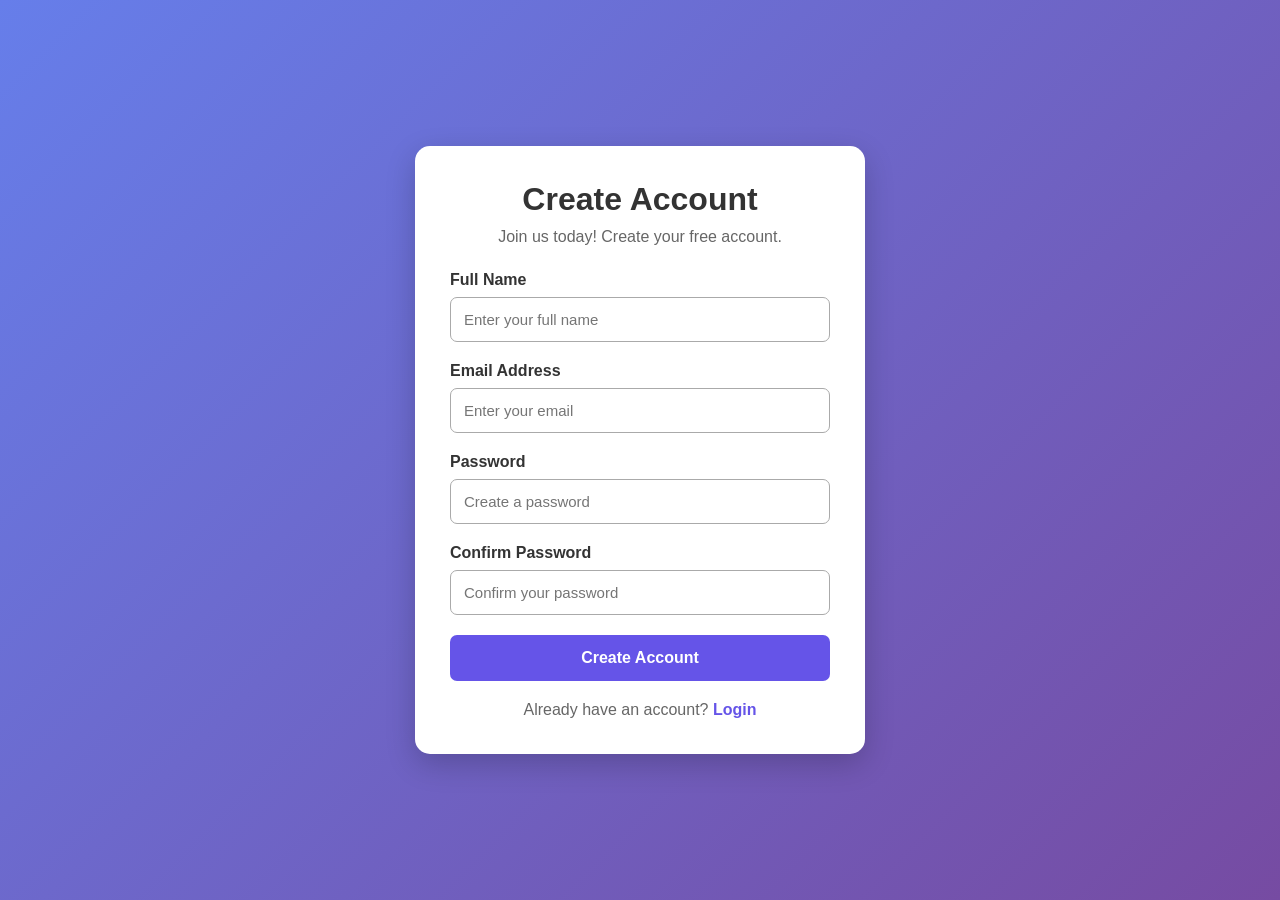
<file: Accessible-Signup-Form/index.html>
<!DOCTYPE html>
<html lang="en">
<head>
    <meta charset="UTF-8">
    <meta name="viewport" content="width=device-width, initial-scale=1.0">
    <title>Accessible Signup Form</title>
    <link rel="stylesheet" href="style.css">
</head>
<body>

    <main class="container">
        <div class="signup-card">

            <h1>Create Account</h1>
            <p class="subtitle">Join us today! Create your free account.</p>

            <form action="#" method="post">

                <div class="form-group">
                    <label for="name">Full Name</label>
                    <input type="text" id="name" name="name"
                           placeholder="Enter your full name"
                           autocomplete="name" required minlength="3">
                </div>

                <div class="form-group">
                    <label for="email">Email Address</label>
                    <input type="email" id="email" name="email"
                           placeholder="Enter your email"
                           autocomplete="email" required>
                </div>

                <div class="form-group">
                    <label for="password">Password</label>
                    <input type="password" id="password" name="password"
                           placeholder="Create a password"
                           autocomplete="new-password"
                           required minlength="8">
                </div>

                <div class="form-group">
                    <label for="confirmPassword">Confirm Password</label>
                    <input type="password" id="confirmPassword"
                           name="confirmPassword"
                           placeholder="Confirm your password"
                           autocomplete="new-password" required>
                </div>

                <button type="submit">Create Account</button>

                <p class="login-text">
                    Already have an account? <a href="#">Login</a>
                </p>

            </form>

        </div>
    </main>

</body>
</html>
</file>
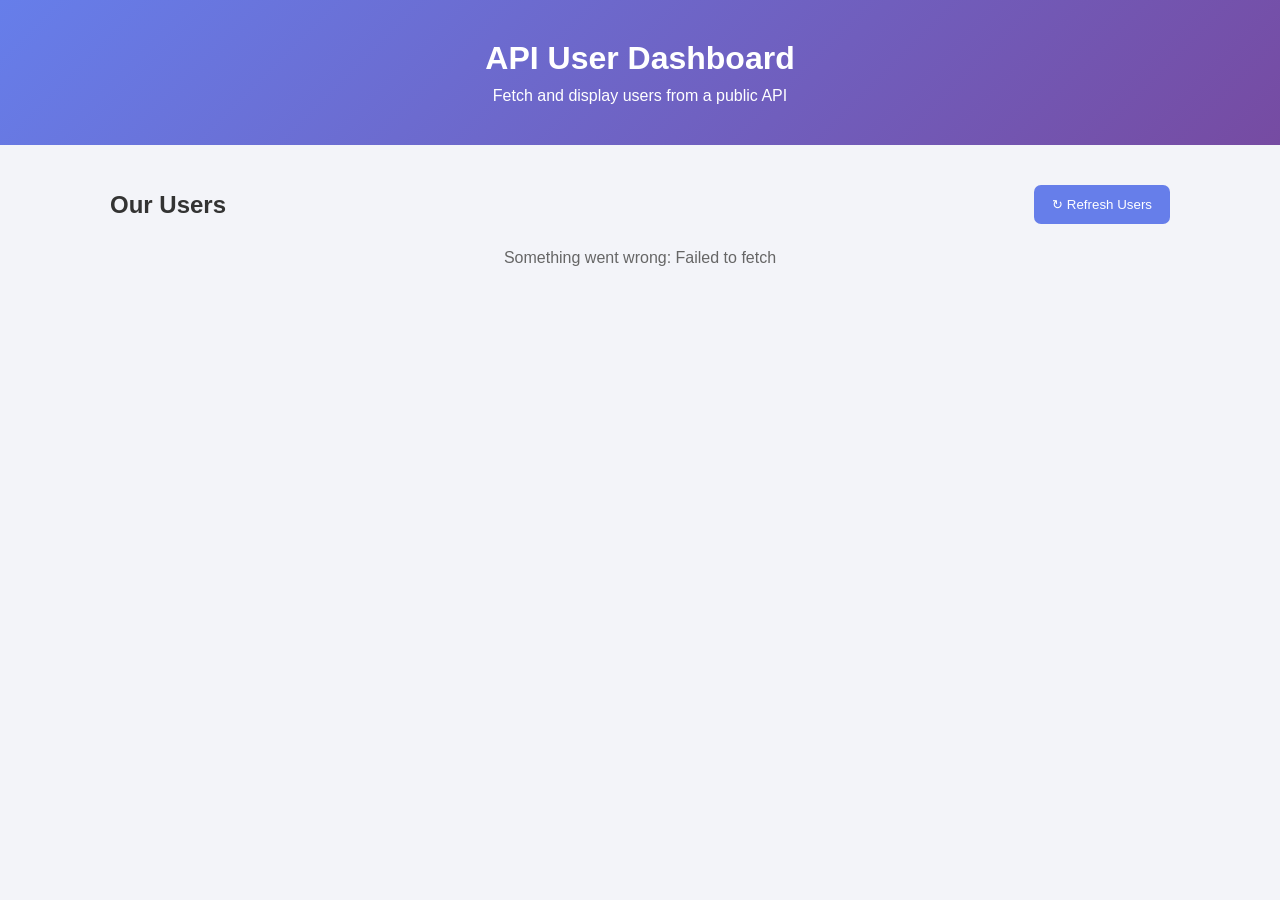
<file: APIProject/index.html>
<!DOCTYPE html>
<html lang="en">
<head>
    <meta charset="UTF-8">
    <meta name="viewport" content="width=device-width, initial-scale=1.0">

    <title>API User Dashboard</title>

    <link rel="stylesheet" href="style.css">
</head>
<body>

    <header>
        <h1>API User Dashboard</h1>
        <p>Fetch and display users from a public API</p>
    </header>

    <main class="container">

        <div class="top-section">
            <h2>Our Users</h2>
            <button id="refreshBtn">↻ Refresh Users</button>
        </div>

        <p id="status">Click refresh to load users.</p>

        <div id="userContainer" class="user-container"></div>

    </main>

    <script src="script.js"></script>

</body>
</html>
</file>
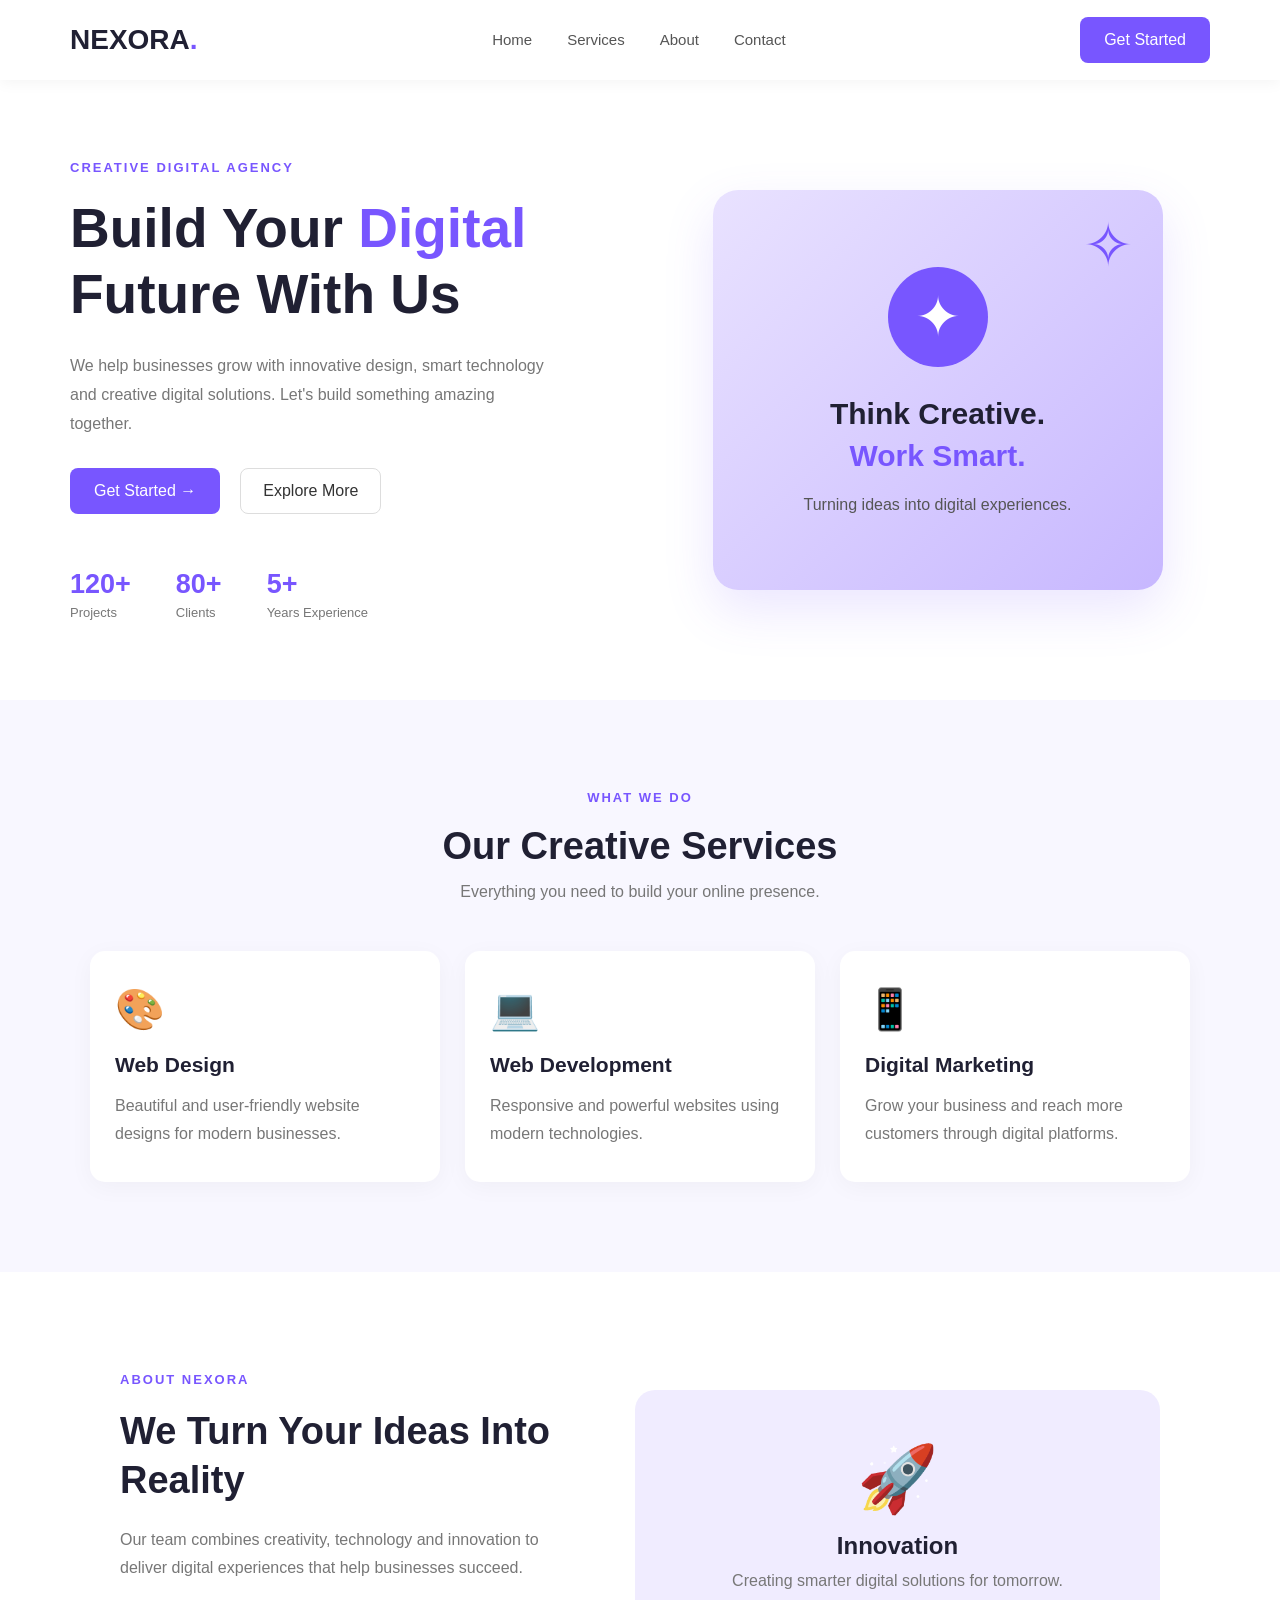
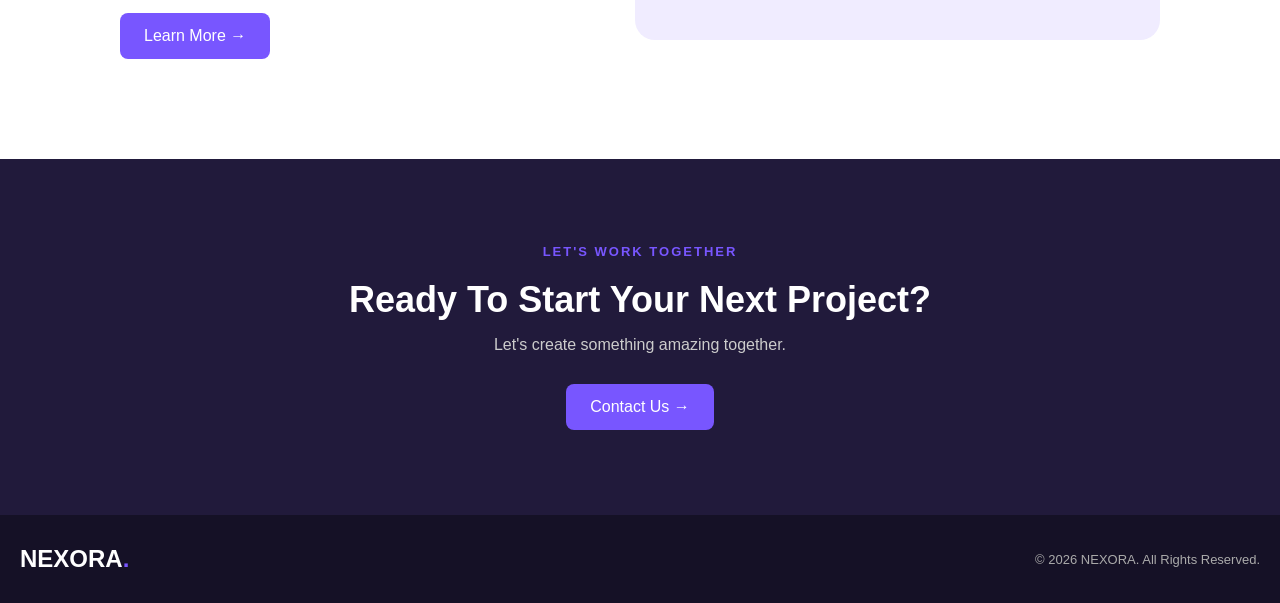
<file: Responsive-Landing-Page/index.html>
<!DOCTYPE html>
<html lang="en">

<head>
    <meta charset="UTF-8">
    <meta name="viewport" content="width=device-width, initial-scale=1.0">

    <title>NEXORA | Digital Agency</title>

    <!-- Connect CSS -->
    <link rel="stylesheet" href="style.css">
</head>

<body>

    <!-- HEADER SECTION -->
    <header>
        <nav class="navbar">

            <div class="logo">
                NEXORA<span>.</span>
            </div>

            <!-- CSS-only Mobile Menu -->
            <input type="checkbox" id="menu-toggle">

            <label for="menu-toggle" class="menu-icon">
                ☰
            </label>

            <!-- Navigation Links -->
            <ul class="nav-links">
                <li><a href="#home">Home</a></li>
                <li><a href="#services">Services</a></li>
                <li><a href="#about">About</a></li>
                <li><a href="#contact">Contact</a></li>
            </ul>

            <a href="#contact" class="nav-btn">Get Started</a>

        </nav>
    </header>


    <!-- HERO SECTION -->
    <main>

        <section class="hero" id="home">

            <div class="hero-content">

                <p class="tagline">
                    CREATIVE DIGITAL AGENCY
                </p>

                <h1>
                    Build Your
                    <span>Digital</span>
                    Future With Us
                </h1>

                <p class="description">
                    We help businesses grow with innovative design,
                    smart technology and creative digital solutions.
                    Let's build something amazing together.
                </p>

                <div class="hero-buttons">

                    <a href="#contact" class="primary-btn">
                        Get Started →
                    </a>

                    <a href="#services" class="secondary-btn">
                        Explore More
                    </a>

                </div>

                <!-- Statistics -->
                <div class="stats">

                    <div>
                        <h2>120+</h2>
                        <p>Projects</p>
                    </div>

                    <div>
                        <h2>80+</h2>
                        <p>Clients</p>
                    </div>

                    <div>
                        <h2>5+</h2>
                        <p>Years Experience</p>
                    </div>

                </div>

            </div>


            <!-- HERO DESIGN -->
            <div class="hero-image">

                <div class="image-card">

                    <div class="circle">
                        ✦
                    </div>

                    <h2>Think Creative.</h2>

                    <h2 class="purple-text">
                        Work Smart.
                    </h2>

                    <p>
                        Turning ideas into digital experiences.
                    </p>

                    <div class="image-decoration">
                        ✧
                    </div>

                </div>

            </div>

        </section>


        <!-- SERVICES SECTION -->
        <section class="services" id="services">

            <div class="section-heading">

                <p class="tagline">
                    WHAT WE DO
                </p>

                <h2>Our Creative Services</h2>

                <p>
                    Everything you need to build your online presence.
                </p>

            </div>


            <div class="service-container">

                <!-- Service 1 -->
                <article class="service-card">

                    <div class="service-icon">
                        🎨
                    </div>

                    <h3>Web Design</h3>

                    <p>
                        Beautiful and user-friendly website designs
                        for modern businesses.
                    </p>

                </article>


                <!-- Service 2 -->
                <article class="service-card">

                    <div class="service-icon">
                        💻
                    </div>

                    <h3>Web Development</h3>

                    <p>
                        Responsive and powerful websites using
                        modern technologies.
                    </p>

                </article>


                <!-- Service 3 -->
                <article class="service-card">

                    <div class="service-icon">
                        📱
                    </div>

                    <h3>Digital Marketing</h3>

                    <p>
                        Grow your business and reach more customers
                        through digital platforms.
                    </p>

                </article>

            </div>

        </section>


        <!-- ABOUT SECTION -->
        <section class="about" id="about">

            <div class="about-content">

                <p class="tagline">
                    ABOUT NEXORA
                </p>

                <h2>
                    We Turn Your Ideas Into Reality
                </h2>

                <p>
                    Our team combines creativity, technology and
                    innovation to deliver digital experiences
                    that help businesses succeed.
                </p>

                <a href="#contact" class="primary-btn">
                    Learn More →
                </a>

            </div>


            <div class="about-box">

                <span>🚀</span>

                <h2>Innovation</h2>

                <p>
                    Creating smarter digital solutions for tomorrow.
                </p>

            </div>

        </section>


        <!-- CONTACT SECTION -->
        <section class="contact" id="contact">

            <p class="tagline">
                LET'S WORK TOGETHER
            </p>

            <h2>
                Ready To Start Your Next Project?
            </h2>

            <p>
                Let's create something amazing together.
            </p>

            <a href="mailto:hello@nexora.example" class="primary-btn">
                Contact Us →
            </a>

        </section>

    </main>


    <!-- FOOTER SECTION -->
    <footer>

        <h2>
            NEXORA<span>.</span>
        </h2>

        <p>
            © 2026 NEXORA. All Rights Reserved.
        </p>

    </footer>

</body>
</html>
</file>
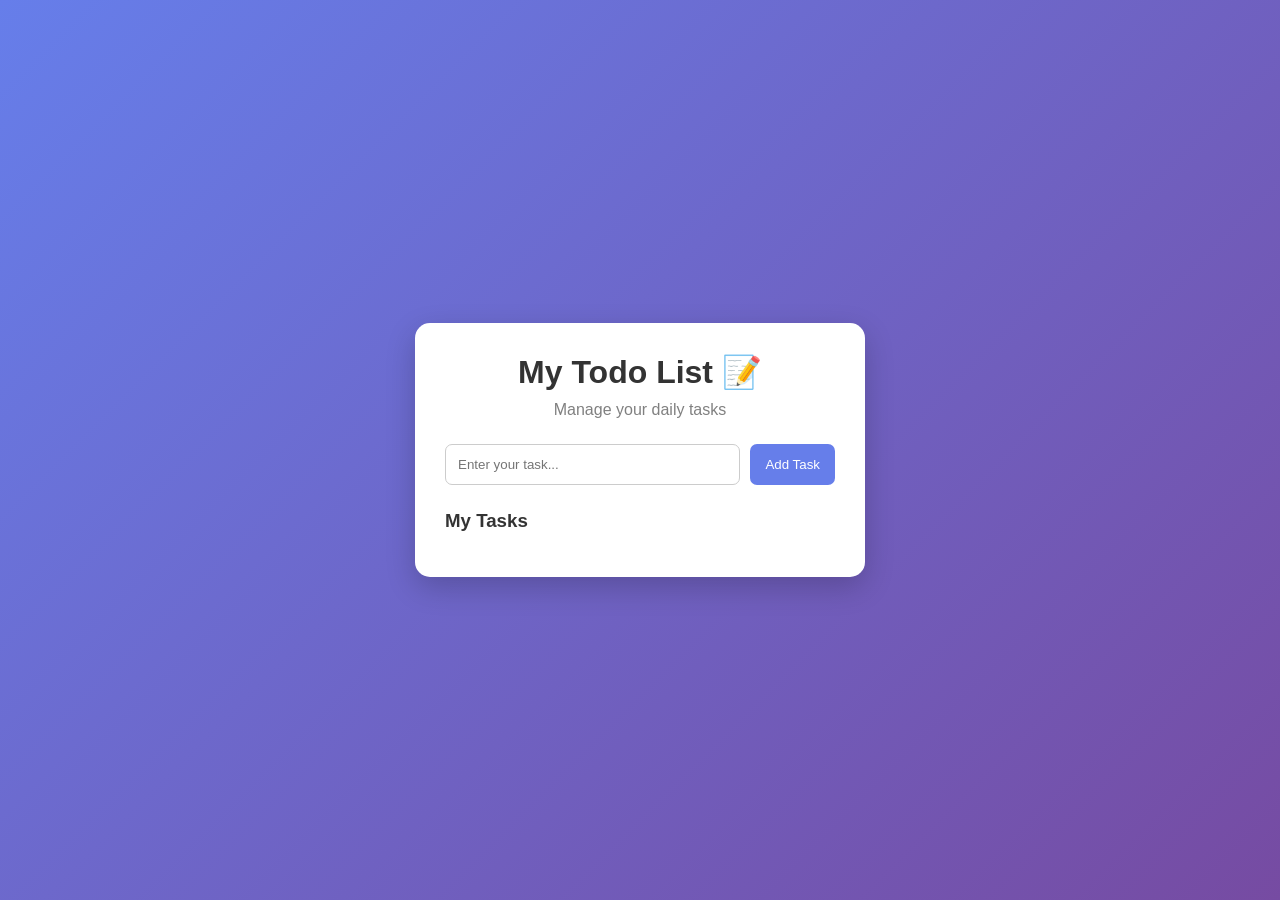
<file: Todo-list/index.html>
<!DOCTYPE html>
<html lang="en">
<head>
    <meta charset="UTF-8">
    <meta name="viewport" content="width=device-width, initial-scale=1.0">
    <title>My Todo List</title>

    <link rel="stylesheet" href="style.css">
</head>
<body>

    <div class="container">

        <h1>My Todo List 📝</h1>
        <p>Manage your daily tasks</p>

        <div class="input-section">

            <input
                type="text"
                id="taskInput"
                placeholder="Enter your task..."
            >

            <button id="addBtn">Add Task</button>

        </div>

        <h3>My Tasks</h3>

        <ul id="taskList"></ul>

    </div>

    <script src="script.js"></script>

</body>
</html>
</file>
<file: Accessible-Signup-Form/style.css>
* {
    margin: 0;
    padding: 0;
    box-sizing: border-box;
}

body {
    font-family: Arial, sans-serif;
    background: linear-gradient(135deg, #667eea, #764ba2);
    min-height: 100vh;
    display: flex;
    justify-content: center;
    align-items: center;
    padding: 20px;
}

.container {
    width: 100%;
    max-width: 450px;
}

.signup-card {
    background: white;
    padding: 35px;
    border-radius: 15px;
    box-shadow: 0 10px 30px rgba(0, 0, 0, 0.2);
}

h1 {
    text-align: center;
    color: #333;
    margin-bottom: 10px;
}

.subtitle {
    text-align: center;
    color: #666;
    margin-bottom: 25px;
}

.form-group {
    margin-bottom: 20px;
}

label {
    display: block;
    margin-bottom: 8px;
    font-weight: bold;
    color: #333;
}

input {
    width: 100%;
    padding: 13px;
    border: 1px solid #aaa;
    border-radius: 7px;
    font-size: 15px;
}

input:focus {
    outline: 3px solid #b9c1ff;
    border-color: #4c5bd4;
}

input:invalid:not(:placeholder-shown) {
    border-color: #d93025;
}

button {
    width: 100%;
    padding: 14px;
    border: none;
    border-radius: 7px;
    background: #6554e8;
    color: white;
    font-size: 16px;
    font-weight: bold;
    cursor: pointer;
}

button:hover {
    background: #4c3acb;
}

button:focus-visible,
a:focus-visible {
    outline: 3px solid #222;
    outline-offset: 3px;
}

.login-text {
    text-align: center;
    margin-top: 20px;
    color: #666;
}

.login-text a {
    color: #6554e8;
    text-decoration: none;
    font-weight: bold;
}

.login-text a:hover {
    text-decoration: underline;
}

@media (max-width: 480px) {
    .signup-card {
        padding: 25px 20px;
    }

    h1 {
        font-size: 25px;
    }
}
</file>
<file: APIProject/style.css>
* {
    margin: 0;
    padding: 0;
    box-sizing: border-box;
}

body {
    font-family: Arial, sans-serif;
    background: #f3f4f9;
    color: #333;
}

header {
    background: linear-gradient(135deg, #667eea, #764ba2);
    color: white;
    text-align: center;
    padding: 40px 15px;
}

header h1 {
    margin-bottom: 10px;
}

.container {
    max-width: 1100px;
    margin: 40px auto;
    padding: 0 20px;
}

.top-section {
    display: flex;
    justify-content: space-between;
    align-items: center;
    gap: 15px;
    margin-bottom: 25px;
}

button {
    background: #667eea;
    color: white;
    padding: 12px 18px;
    border: none;
    border-radius: 7px;
    cursor: pointer;
}

button:hover {
    background: #4b5fc5;
}

button:disabled {
    opacity: 0.6;
    cursor: not-allowed;
}

#status {
    text-align: center;
    margin: 20px 0;
    color: #666;
}

.user-container {
    display: grid;
    grid-template-columns: repeat(3, 1fr);
    gap: 20px;
}

.user-card {
    background: white;
    padding: 25px;
    border-radius: 12px;
    box-shadow: 0 4px 15px rgba(0,0,0,0.07);
    transition: transform 0.2s;
}

.user-card:hover {
    transform: translateY(-5px);
}

.user-card h3 {
    color: #5b50d6;
    margin-bottom: 15px;
}

.user-card p {
    margin: 10px 0;
    font-size: 14px;
    overflow-wrap: anywhere;
}

.user-card strong {
    color: #333;
}

@media (max-width: 768px) {
    .user-container {
        grid-template-columns: repeat(2, 1fr);
    }
}

@media (max-width: 500px) {
    .top-section {
        flex-direction: column;
        align-items: stretch;
    }

    .user-container {
        grid-template-columns: 1fr;
    }

    button {
        width: 100%;
    }

    header h1 {
        font-size: 25px;
    }
}
</file>
<file: Responsive-Landing-Page/style.css>
/* =================================
   1. GLOBAL STYLES
================================= */

* {
    margin: 0;
    padding: 0;
    box-sizing: border-box;
    scroll-behavior: smooth;
}

body {
    font-family: Arial, sans-serif;
    color: #202033;
    background: #ffffff;
    overflow-x: hidden;
}

a {
    text-decoration: none;
}


/* =================================
   2. HEADER & NAVIGATION
================================= */

header {
    width: 100%;
    background: #ffffff;
    position: sticky;
    top: 0;
    z-index: 1000;
    box-shadow: 0 2px 15px rgba(0, 0, 0, 0.05);
}

.navbar {
    max-width: 1200px;
    margin: auto;
    height: 80px;
    padding: 0 30px;

    display: flex;
    align-items: center;
    justify-content: space-between;
}

.logo {
    font-size: 28px;
    font-weight: bold;
    color: #202033;
}

.logo span,
footer span {
    color: #7856ff;
}

.nav-links {
    display: flex;
    gap: 35px;
    list-style: none;
}

.nav-links a {
    color: #555555;
    font-size: 15px;
    transition: 0.3s;
}

.nav-links a:hover {
    color: #7856ff;
}

.nav-btn,
.primary-btn {
    background: #7856ff;
    color: white;
    padding: 14px 24px;
    border-radius: 8px;
    display: inline-block;
    transition: 0.3s;
}

.nav-btn:hover,
.primary-btn:hover {
    background: #5c3bd6;
    transform: translateY(-3px);
}


/* =================================
   3. MOBILE MENU
================================= */

#menu-toggle {
    display: none;
}

.menu-icon {
    display: none;
    font-size: 28px;
    cursor: pointer;
}


/* =================================
   4. HERO SECTION
================================= */

.hero {
    max-width: 1200px;
    margin: auto;
    min-height: 600px;
    padding: 80px 30px;

    display: flex;
    align-items: center;
    justify-content: space-between;
    gap: 50px;
}

.hero-content {
    flex: 1;
}

.tagline {
    color: #7856ff;
    font-weight: bold;
    letter-spacing: 2px;
    font-size: 13px;
    margin-bottom: 20px;
}

.hero h1 {
    font-size: 55px;
    line-height: 1.2;
    margin-bottom: 25px;
}

.hero h1 span {
    color: #7856ff;
}

.description {
    color: #777777;
    line-height: 1.8;
    max-width: 480px;
    margin-bottom: 30px;
}

.hero-buttons {
    display: flex;
    align-items: center;
    gap: 20px;
    flex-wrap: wrap;
}

.secondary-btn {
    color: #333333;
    border: 1px solid #dddddd;
    padding: 13px 22px;
    border-radius: 8px;
}


/* =================================
   5. HERO STATISTICS
================================= */

.stats {
    display: flex;
    gap: 45px;
    margin-top: 55px;
}

.stats h2 {
    color: #7856ff;
    font-size: 27px;
}

.stats p {
    color: #777777;
    font-size: 13px;
    margin-top: 5px;
}


/* =================================
   6. HERO IMAGE CARD
================================= */

.hero-image {
    flex: 1;
    display: flex;
    justify-content: center;
}

.image-card {
    width: 100%;
    max-width: 450px;
    height: 400px;

    border-radius: 25px;
    background: linear-gradient(135deg, #e9e2ff, #c7b7ff);

    display: flex;
    flex-direction: column;
    justify-content: center;
    align-items: center;

    position: relative;

    box-shadow: 0 20px 50px rgba(120, 86, 255, 0.15);
}

.circle {
    width: 100px;
    height: 100px;
    background: #7856ff;
    color: white;
    font-size: 55px;
    border-radius: 50%;

    display: flex;
    align-items: center;
    justify-content: center;

    margin-bottom: 30px;
}

.image-card h2 {
    font-size: 30px;
    margin-bottom: 8px;
}

.purple-text {
    color: #7856ff;
}

.image-card p {
    margin-top: 15px;
    color: #555555;
}

.image-decoration {
    position: absolute;
    right: 30px;
    top: 20px;
    font-size: 60px;
    color: #7856ff;
}


/* =================================
   7. SERVICES SECTION
================================= */

.services {
    padding: 90px 30px;
    background: #f8f7ff;
}

.section-heading {
    text-align: center;
    margin-bottom: 50px;
}

.section-heading h2 {
    font-size: 38px;
    margin-bottom: 15px;
}

.section-heading > p:last-child {
    color: #777777;
}

.service-container {
    max-width: 1100px;
    margin: auto;

    display: grid;
    grid-template-columns: repeat(3, 1fr);
    gap: 25px;
}

.service-card {
    background: white;
    padding: 35px 25px;
    border-radius: 15px;

    box-shadow: 0 5px 25px rgba(0, 0, 0, 0.04);

    transition: 0.3s;
}

.service-card:hover {
    transform: translateY(-8px);
    box-shadow: 0 10px 30px rgba(120, 86, 255, 0.12);
}

.service-icon {
    font-size: 40px;
    margin-bottom: 20px;
}

.service-card h3 {
    margin-bottom: 15px;
    font-size: 21px;
}

.service-card p {
    color: #777777;
    line-height: 1.7;
}


/* =================================
   8. ABOUT SECTION
================================= */

.about {
    max-width: 1100px;
    margin: auto;
    padding: 100px 30px;

    display: flex;
    align-items: center;
    justify-content: space-between;
    gap: 50px;
}

.about-content {
    flex: 1;
}

.about-content h2 {
    font-size: 38px;
    line-height: 1.3;
    margin-bottom: 20px;
}

.about-content > p:not(.tagline) {
    color: #777777;
    line-height: 1.8;
    margin-bottom: 30px;
}

.about-box {
    flex: 1;
    min-height: 250px;
    border-radius: 20px;
    background: #f0ecff;

    display: flex;
    flex-direction: column;
    justify-content: center;
    align-items: center;

    text-align: center;
    padding: 30px;
}

.about-box span {
    font-size: 65px;
    margin-bottom: 15px;
}

.about-box p {
    color: #777777;
    margin-top: 12px;
}


/* =================================
   9. CONTACT SECTION
================================= */

.contact {
    text-align: center;
    padding: 85px 25px;
    background: #211a3b;
    color: white;
}

.contact h2 {
    font-size: 36px;
    margin-bottom: 15px;
}

.contact > p:not(.tagline) {
    color: #cccccc;
    margin-bottom: 30px;
}


/* =================================
   10. FOOTER SECTION
================================= */

footer {
    background: #151126;
    color: white;
    padding: 30px 20px;

    display: flex;
    justify-content: space-between;
    align-items: center;
}

footer p {
    color: #aaaaaa;
    font-size: 13px;
}


/* =================================
   11. TABLET RESPONSIVE DESIGN
================================= */

@media screen and (max-width: 900px) {

    .hero h1 {
        font-size: 43px;
    }

    .hero {
        gap: 25px;
    }

    .stats {
        gap: 20px;
    }

    .image-card {
        height: 350px;
    }
}


/* =================================
   12. MOBILE RESPONSIVE DESIGN
================================= */

@media screen and (max-width: 600px) {

    /* Navigation */

    .navbar {
        height: 70px;
        padding: 0 18px;
    }

    .logo {
        font-size: 24px;
    }

    .nav-btn {
        display: none;
    }

    .menu-icon {
        display: block;
    }

    .nav-links {
        display: none;

        position: absolute;
        top: 70px;
        left: 0;

        width: 100%;
        background: white;

        flex-direction: column;
        gap: 0;

        padding: 10px 20px;

        box-shadow: 0 8px 15px rgba(0, 0, 0, 0.08);
    }

    #menu-toggle:checked ~ .nav-links {
        display: flex;
    }

    .nav-links li a {
        display: block;
        padding: 15px 0;
    }


    /* Hero */

    .hero {
        flex-direction: column;
        padding: 55px 20px;
        text-align: center;
        gap: 45px;
    }

    .hero h1 {
        font-size: 36px;
    }

    .description {
        font-size: 14px;
    }

    .hero-buttons {
        justify-content: center;
        gap: 12px;
    }

    .stats {
        justify-content: center;
        gap: 20px;
        margin-top: 40px;
    }

    .stats h2 {
        font-size: 22px;
    }

    .stats p {
        font-size: 11px;
    }

    .hero-image {
        width: 100%;
    }

    .image-card {
        height: 300px;
    }

    .image-card h2 {
        font-size: 25px;
    }


    /* Services */

    .services {
        padding: 65px 20px;
    }

    .section-heading h2 {
        font-size: 29px;
    }

    .service-container {
        grid-template-columns: 1fr;
        gap: 20px;
    }

    .service-card {
        padding: 30px 22px;
    }


    /* About */

    .about {
        flex-direction: column;
        text-align: center;
        padding: 70px 20px;
        gap: 35px;
    }

    .about-content h2 {
        font-size: 30px;
    }

    .about-box {
        width: 100%;
    }


    /* Contact */

    .contact {
        padding: 65px 20px;
    }

    .contact h2 {
        font-size: 28px;
    }


    /* Footer */

    footer {
        flex-direction: column;
        gap: 15px;
        text-align: center;
    }

}


/* =================================
   13. EXTRA SMALL MOBILE SCREENS
================================= */

@media screen and (max-width: 375px) {

    .hero h1 {
        font-size: 32px;
    }

    .hero {
        padding-left: 15px;
        padding-right: 15px;
    }

    .stats {
        gap: 13px;
    }

    .stats h2 {
        font-size: 20px;
    }

    .primary-btn,
    .secondary-btn {
        padding: 12px 15px;
        font-size: 13px;
    }

}
</file>
<file: Todo-list/style.css>
* {
    margin: 0;
    padding: 0;
    box-sizing: border-box;
}

body {
    font-family: Arial, sans-serif;
    background: linear-gradient(135deg, #667eea, #764ba2);
    min-height: 100vh;
    display: flex;
    justify-content: center;
    align-items: center;
}

.container {
    background: white;
    width: 450px;
    max-width: calc(100% - 30px);
    padding: 30px;
    border-radius: 15px;
    box-shadow: 0 10px 30px rgba(0,0,0,0.2);
}

h1 {
    text-align: center;
    color: #333;
    margin-bottom: 10px;
}

.container p {
    text-align: center;
    color: gray;
    margin-bottom: 25px;
}

.input-section {
    display: flex;
    gap: 10px;
    margin-bottom: 25px;
}

input {
    flex: 1;
    min-width: 0;
    padding: 12px;
    border: 1px solid #ccc;
    border-radius: 7px;
    outline: none;
}

input:focus {
    border-color: #667eea;
}

button {
    padding: 12px 15px;
    border: none;
    background: #667eea;
    color: white;
    border-radius: 7px;
    cursor: pointer;
}

button:hover {
    background: #4b5fc5;
}

h3 {
    margin-bottom: 15px;
    color: #333;
}

ul {
    list-style: none;
}

li {
    display: flex;
    align-items: center;
    gap: 10px;
    background: #f3f3f3;
    padding: 12px;
    margin-bottom: 10px;
    border-radius: 7px;
}

.task-text {
    flex: 1;
    overflow-wrap: anywhere;
}

.completed {
    text-decoration: line-through;
    color: gray;
}

.delete-btn {
    background: #e74c3c;
}

.delete-btn:hover {
    background: #c0392b;
}
</file>
